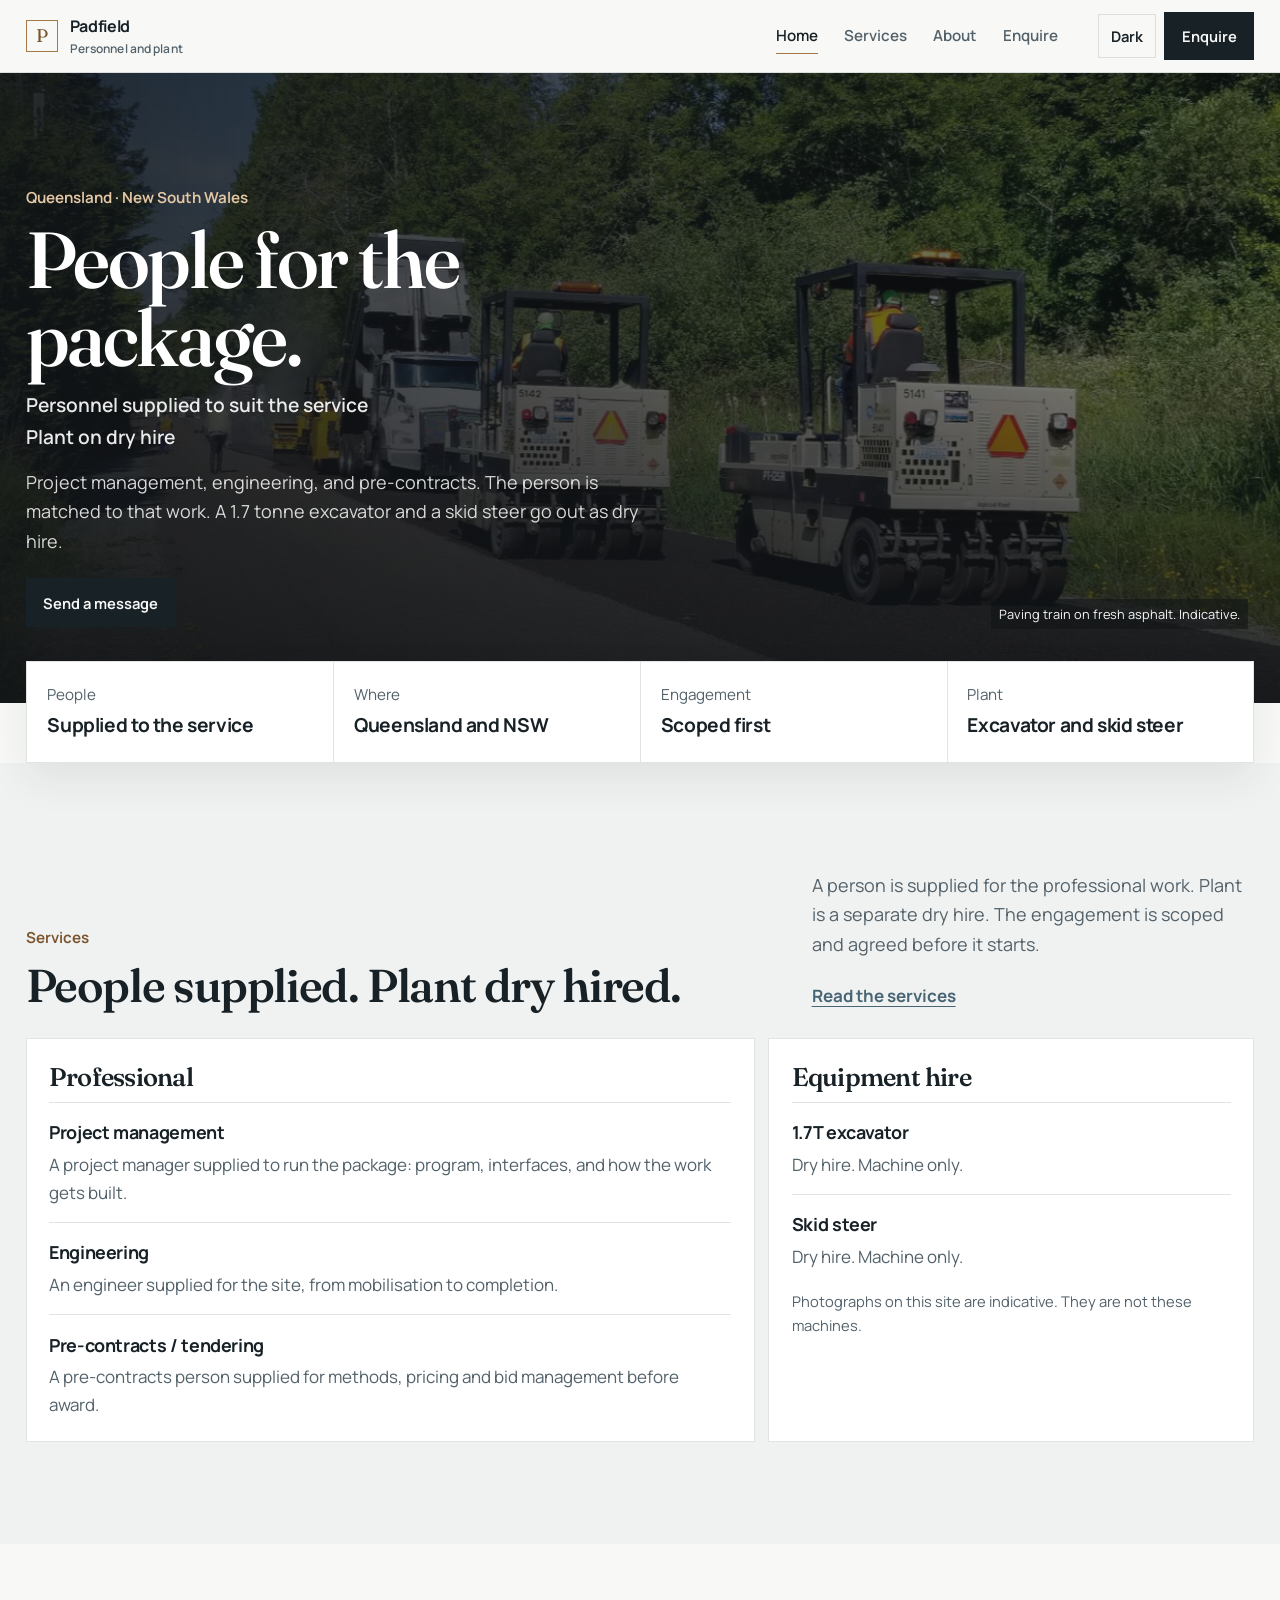
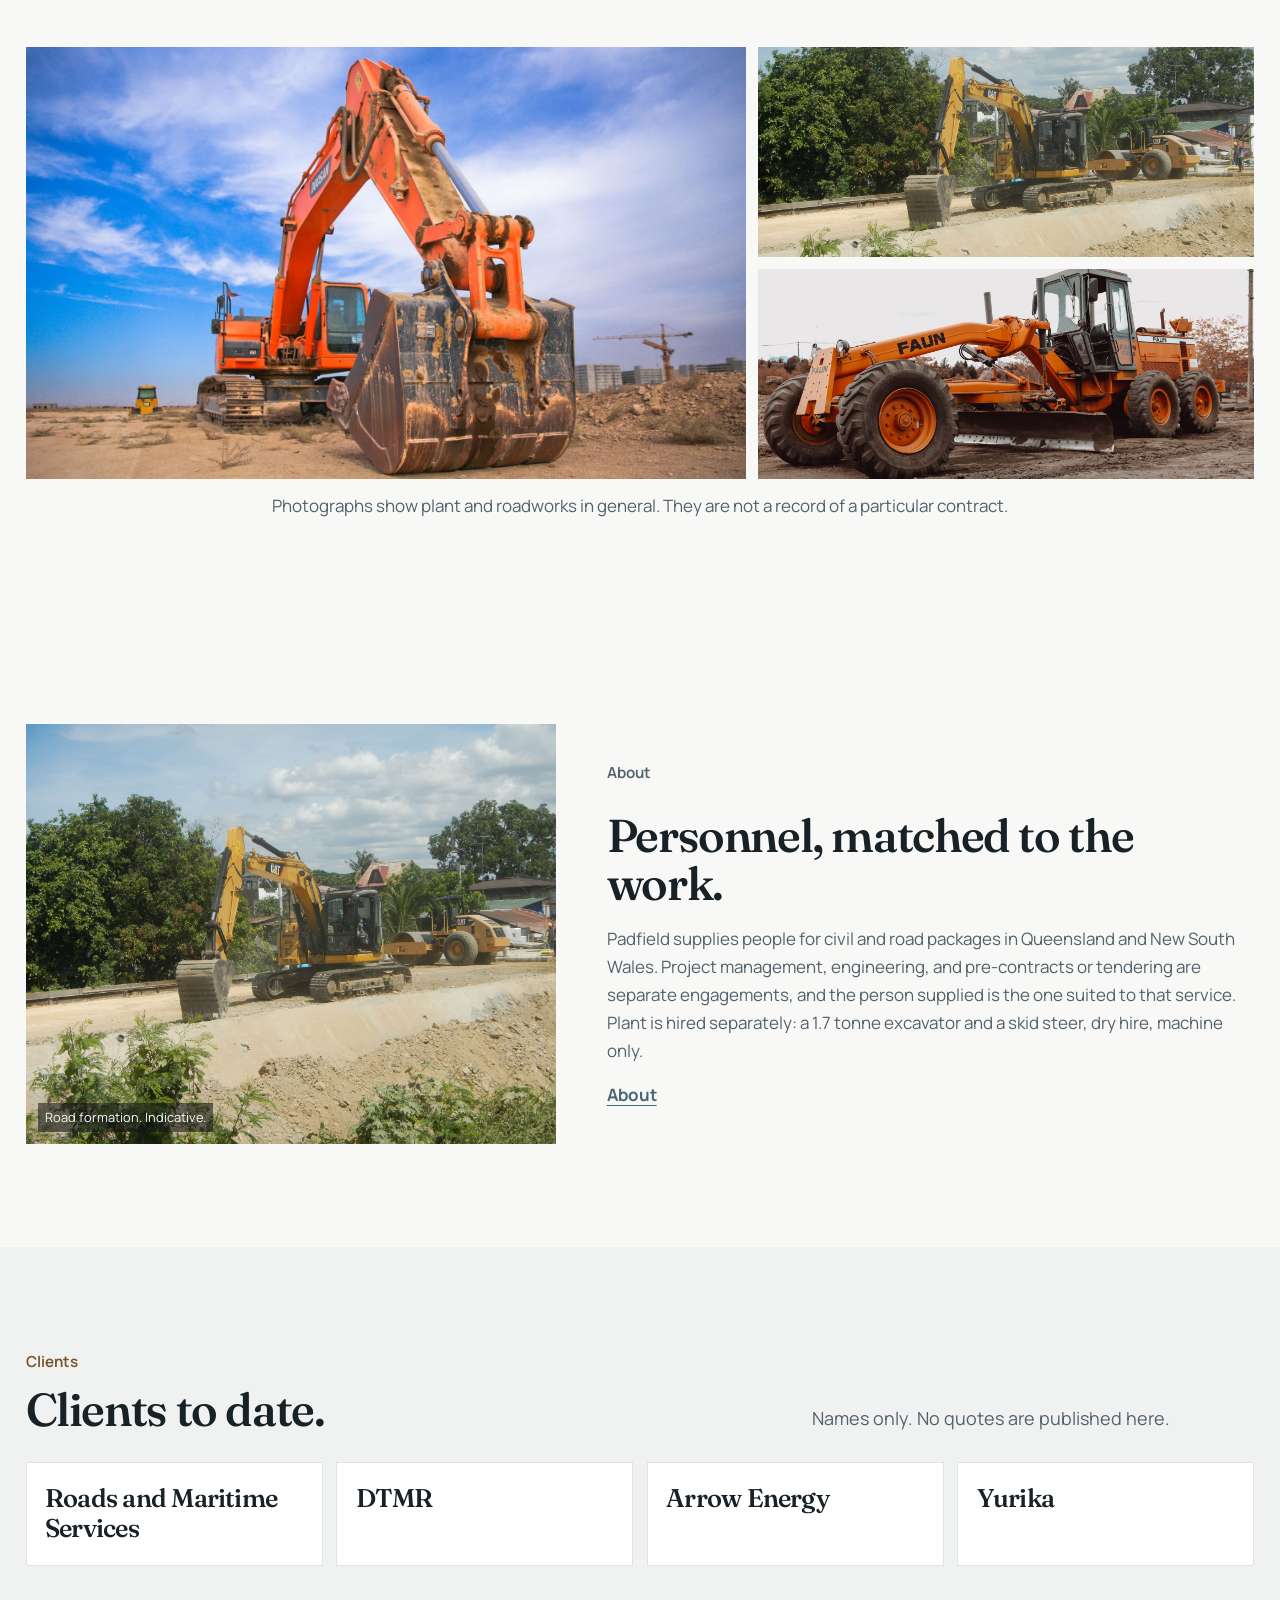
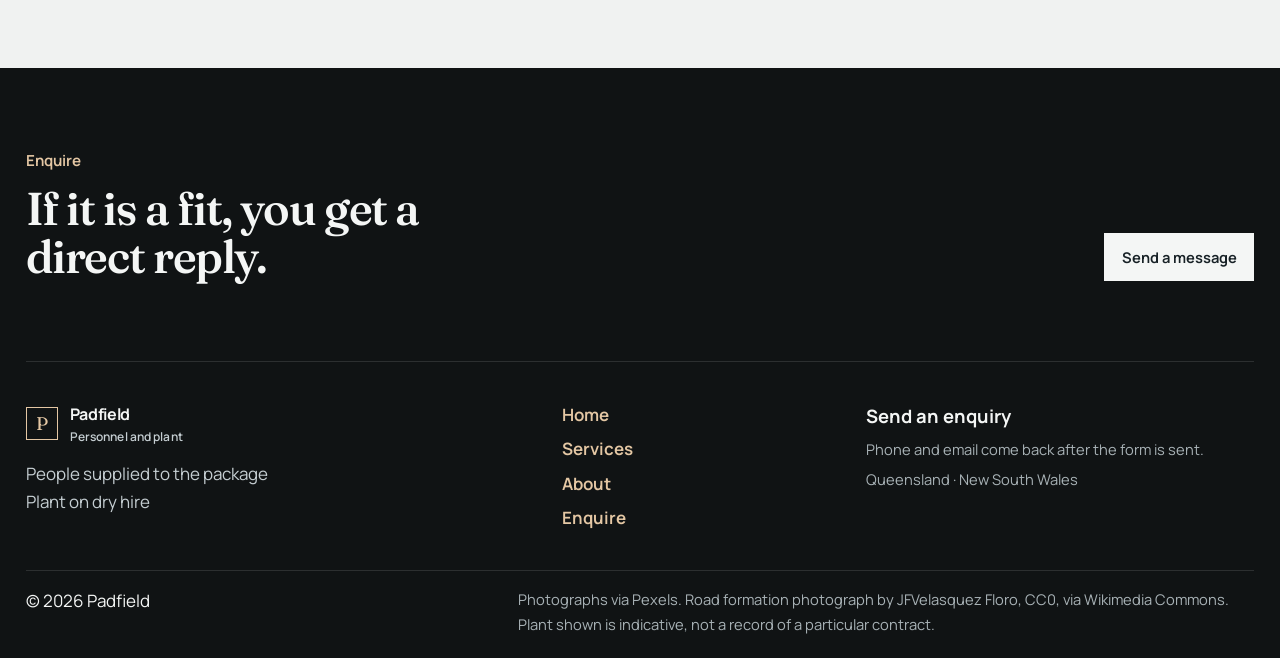
<file: index.html>
<!DOCTYPE html>
<html lang="en">
<head>
  <meta charset="utf-8">
  <meta name="viewport" content="width=device-width, initial-scale=1">
  <title>Padfield · Personnel and plant</title>
  <meta name="description" content="Padfield supplies personnel for project management, engineering, and pre-contracts or tendering, plus dry hire of a 1.7 tonne excavator and a skid steer.">
  <meta name="theme-color" content="#1A1E21">
  <link rel="icon" href="assets/favicon.svg" type="image/svg+xml">
  <link rel="preconnect" href="https://fonts.googleapis.com">
  <link rel="preconnect" href="https://fonts.gstatic.com" crossorigin>
  <link href="https://fonts.googleapis.com/css2?family=Fraunces:opsz,wght@9..144,500..650&family=Manrope:wght@400;500;600;700&display=swap" rel="stylesheet">
  <link rel="stylesheet" href="styles.css">
  <script>
    try {
      var saved = localStorage.getItem("padfield-theme");
      var theme = saved || (matchMedia("(prefers-color-scheme: light)").matches ? "light" : "dark");
      document.documentElement.setAttribute("data-theme", theme);
      document.documentElement.classList.add("js");
      var meta = document.querySelector('meta[name="theme-color"]');
      if (meta) meta.setAttribute("content", theme === "light" ? "#F8F9F7" : "#1A1E21");
    } catch (e) {}
  </script>
</head>
<body>
  <a class="skip" href="#content">Skip to content</a>
  <header class="nav">
    <div class="shell nav-bar">
      <a class="wordmark" href="index.html"><span class="mark" aria-hidden="true">P</span><span><strong>Padfield</strong><small>Personnel and plant</small></span></a>
      <button class="nav-toggle" id="navToggle" type="button" aria-expanded="false" aria-controls="siteNav">Menu</button>
      <nav id="siteNav" aria-label="Pages">
        <a href="index.html" aria-current="page">Home</a>
        <a href="services.html">Services</a>
        <a href="about.html">About</a>
        <a href="enquire.html">Enquire</a>
      </nav>
      <div class="nav-tools">
        <button type="button" class="theme-toggle" id="themeToggle">Light</button>
        <a class="nav-cta" href="enquire.html">Enquire</a>
      </div>
    </div>
  </header>

  <main id="content">
    <section class="hero">
      <div class="hero-media">
        <img src="assets/hero.jpg" alt="" width="2000" height="972">
      </div>
      <div class="hero-shade" aria-hidden="true"></div>
      <p class="photo-note">Paving train on fresh asphalt. Indicative.</p>
      <div class="shell hero-copy">
        <div class="hero-copy-inner">
          <p class="eyebrow">Queensland · New South Wales</p>
          <h1>People for the package.</h1>
          <p class="hero-role">Personnel supplied to suit the service<br>Plant on dry hire</p>
          <p class="lede">Project management, engineering, and pre-contracts. The person is matched to that work. A 1.7 tonne excavator and a skid steer go out as dry hire.</p>
          <div class="hero-actions">
            <a class="btn" href="enquire.html">Send a message</a>
          </div>
        </div>
      </div>
    </section>

    <section class="proof" aria-label="At a glance">
      <div class="shell">
        <ul>
          <li><span>People</span><strong>Supplied to the service</strong></li>
          <li><span>Where</span><strong>Queensland and NSW</strong></li>
          <li><span>Engagement</span><strong>Scoped first</strong></li>
          <li><span>Plant</span><strong>Excavator and skid steer</strong></li>
        </ul>
      </div>
    </section>

    <section class="block band-soft reveal">
      <div class="shell">
        <div class="split-head">
          <div>
            <p class="eyebrow">Services</p>
            <h2>People supplied. Plant dry hired.</h2>
          </div>
          <div>
            <p class="section-copy">A person is supplied for the professional work. Plant is a separate dry hire. The engagement is scoped and agreed before it starts.</p>
            <p class="more"><a class="link" href="services.html">Read the services</a></p>
          </div>
        </div>
        <div class="offer-grid">
          <article class="offer" id="professional">
            <h3>Professional</h3>
            <ul>
              <li><strong>Project management</strong><span>A project manager supplied to run the package: program, interfaces, and how the work gets built.</span></li>
              <li><strong>Engineering</strong><span>An engineer supplied for the site, from mobilisation to completion.</span></li>
              <li><strong>Pre-contracts / tendering</strong><span>A pre-contracts person supplied for methods, pricing and bid management before award.</span></li>
            </ul>
          </article>
          <article class="offer" id="hire">
            <h3>Equipment hire</h3>
            <ul>
              <li><strong>1.7T excavator</strong><span>Dry hire. Machine only.</span></li>
              <li><strong>Skid steer</strong><span>Dry hire. Machine only.</span></li>
            </ul>
            <p class="offer-note">Photographs on this site are indicative. They are not these machines.</p>
          </article>
        </div>
      </div>
    </section>

    <section class="block reveal" aria-label="Indicative plant">
      <div class="shell gallery-grid">
        <figure class="gallery-main">
          <img src="assets/excavator.jpg" alt="Excavator on an earthworks site" width="1800" height="1130" loading="lazy">
          <figcaption>Excavator. Indicative.</figcaption>
        </figure>
        <figure>
          <img src="assets/formation.jpg" alt="Excavator and roller on a road formation" width="1800" height="1350" loading="lazy">
          <figcaption>Formation. Indicative.</figcaption>
        </figure>
        <figure>
          <img src="assets/grader.jpg" alt="Motor grader trimming a formation" width="1800" height="1200" loading="lazy">
          <figcaption>Grader. Indicative.</figcaption>
        </figure>
      </div>
      <p class="shell gallery-note">Photographs show plant and roadworks in general. They are not a record of a particular contract.</p>
    </section>

    <section class="block reveal" id="about">
      <div class="shell practice-split">
        <figure class="frame">
          <img src="assets/formation.jpg" alt="Excavator and roller on a road formation" width="1800" height="1350" loading="lazy">
          <figcaption>Road formation. Indicative.</figcaption>
        </figure>
        <div class="practice-copy">
          <p class="eyebrow">About</p>
          <h2>Personnel, matched to the work.</h2>
          <p>Padfield supplies people for civil and road packages in Queensland and New South Wales. Project management, engineering, and pre-contracts or tendering are separate engagements, and the person supplied is the one suited to that service. Plant is hired separately: a 1.7 tonne excavator and a skid steer, dry hire, machine only.</p>
          <p><a class="link" href="about.html">About</a></p>
        </div>
      </div>
    </section>

    <section class="block band-soft reveal" id="clients">
      <div class="shell">
        <div class="split-head">
          <div>
            <p class="eyebrow">Clients</p>
            <h2>Clients to date.</h2>
          </div>
          <p class="section-copy">Names only. No quotes are published here.</p>
        </div>
        <ul class="clients">
          <li>Roads and Maritime Services</li>
          <li>DTMR</li>
          <li>Arrow Energy</li>
          <li>Yurika</li>
        </ul>
      </div>
    </section>
  </main>

  <footer class="foot">
    <div class="shell foot-cta">
      <div>
        <p class="eyebrow">Enquire</p>
        <h2>If it is a fit, you get a direct reply.</h2>
      </div>
      <div class="foot-cta-actions">
        <a class="btn" href="enquire.html">Send a message</a>
      </div>
    </div>
    <div class="shell foot-grid">
      <div>
        <a class="wordmark" href="index.html"><span class="mark" aria-hidden="true">P</span><span><strong>Padfield</strong><small>Personnel and plant</small></span></a>
        <p class="foot-role">People supplied to the package<br>Plant on dry hire</p>
      </div>
      <nav aria-label="Footer">
        <a href="index.html">Home</a>
        <a href="services.html">Services</a>
        <a href="about.html">About</a>
        <a href="enquire.html">Enquire</a>
      </nav>
      <div class="foot-contact">
        <a href="enquire.html">Send an enquiry</a>
        <p class="fine">Phone and email come back after the form is sent.</p>
        <p class="fine">Queensland · New South Wales</p>
      </div>
    </div>
    <div class="shell foot-base">
      <p>© 2026 Padfield</p>
      <p class="fine">Photographs via Pexels. Road formation photograph by JFVelasquez Floro, CC0, via Wikimedia Commons. Plant shown is indicative, not a record of a particular contract.</p>
    </div>
  </footer>
  <script src="main.js"></script>
</body>
</html>
</file>
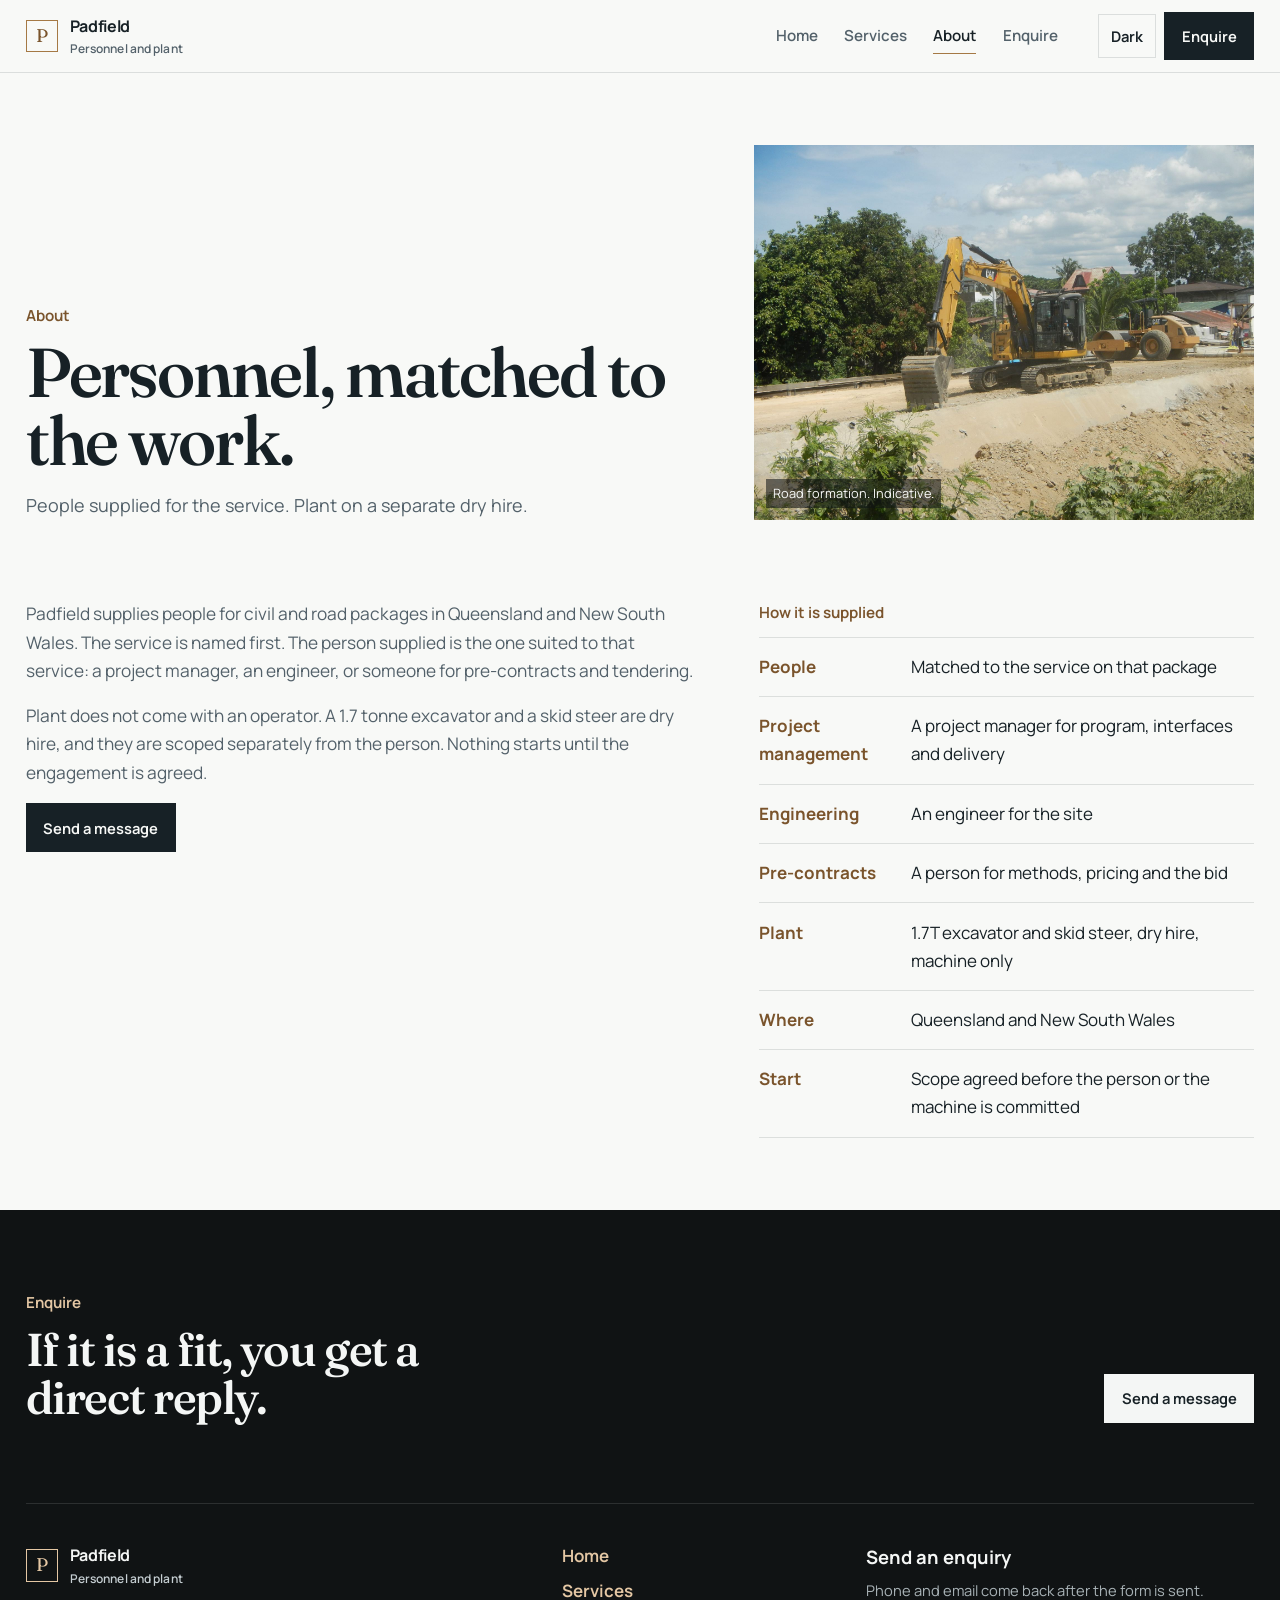
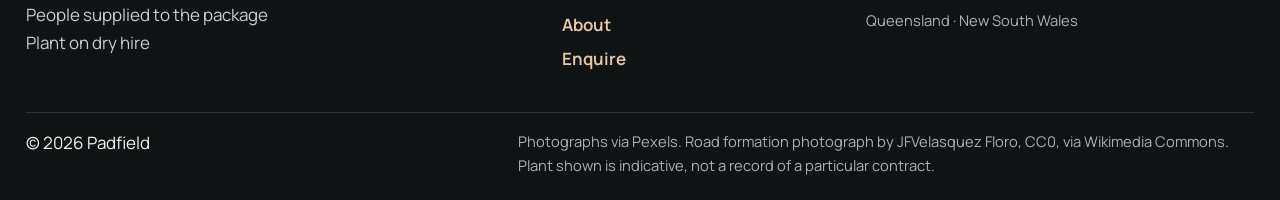
<file: about.html>
<!DOCTYPE html>
<html lang="en">
<head>
  <meta charset="utf-8">
  <meta name="viewport" content="width=device-width, initial-scale=1">
  <title>About · Padfield</title>
  <meta name="description" content="Padfield supplies personnel for project management, engineering, and pre-contracts or tendering on civil and road packages in Queensland and New South Wales. Plant is dry hired separately.">
  <meta name="theme-color" content="#1A1E21">
  <link rel="icon" href="assets/favicon.svg" type="image/svg+xml">
  <link rel="preconnect" href="https://fonts.googleapis.com">
  <link rel="preconnect" href="https://fonts.gstatic.com" crossorigin>
  <link href="https://fonts.googleapis.com/css2?family=Fraunces:opsz,wght@9..144,500..650&family=Manrope:wght@400;500;600;700&display=swap" rel="stylesheet">
  <link rel="stylesheet" href="styles.css">
  <script>
    try {
      var saved = localStorage.getItem("padfield-theme");
      var theme = saved || (matchMedia("(prefers-color-scheme: light)").matches ? "light" : "dark");
      document.documentElement.setAttribute("data-theme", theme);
      document.documentElement.classList.add("js");
      var meta = document.querySelector('meta[name="theme-color"]');
      if (meta) meta.setAttribute("content", theme === "light" ? "#F8F9F7" : "#1A1E21");
    } catch (e) {}
  </script>
</head>
<body>
  <a class="skip" href="#content">Skip to content</a>
  <header class="nav">
    <div class="shell nav-bar">
      <a class="wordmark" href="index.html"><span class="mark" aria-hidden="true">P</span><span><strong>Padfield</strong><small>Personnel and plant</small></span></a>
      <button class="nav-toggle" id="navToggle" type="button" aria-expanded="false" aria-controls="siteNav">Menu</button>
      <nav id="siteNav" aria-label="Pages">
        <a href="index.html">Home</a>
        <a href="services.html">Services</a>
        <a href="about.html" aria-current="page">About</a>
        <a href="enquire.html">Enquire</a>
      </nav>
      <div class="nav-tools">
        <button type="button" class="theme-toggle" id="themeToggle">Light</button>
        <a class="nav-cta" href="enquire.html">Enquire</a>
      </div>
    </div>
  </header>

  <main id="content">
    <header class="page-hero">
      <div class="shell page-hero-grid">
        <div>
          <p class="eyebrow">About</p>
          <h1>Personnel, matched to the work.</h1>
          <p class="lede">People supplied for the service. Plant on a separate dry hire.</p>
        </div>
        <figure class="frame">
          <img src="assets/formation.jpg" alt="Excavator and roller on a road formation" width="1800" height="1350">
          <figcaption>Road formation. Indicative.</figcaption>
        </figure>
      </div>
    </header>

    <div class="shell practice-layout reveal">
      <div class="prose">
        <p>Padfield supplies people for civil and road packages in Queensland and New South Wales. The service is named first. The person supplied is the one suited to that service: a project manager, an engineer, or someone for pre-contracts and tendering.</p>
        <p>Plant does not come with an operator. A 1.7 tonne excavator and a skid steer are dry hire, and they are scoped separately from the person. Nothing starts until the engagement is agreed.</p>
        <p><a class="btn" href="enquire.html">Send a message</a></p>
      </div>
      <div>
        <p class="eyebrow">How it is supplied</p>
        <ul class="cred-list">
          <li><span>People</span>Matched to the service on that package</li>
          <li><span>Project management</span>A project manager for program, interfaces and delivery</li>
          <li><span>Engineering</span>An engineer for the site</li>
          <li><span>Pre-contracts</span>A person for methods, pricing and the bid</li>
          <li><span>Plant</span>1.7T excavator and skid steer, dry hire, machine only</li>
          <li><span>Where</span>Queensland and New South Wales</li>
          <li><span>Start</span>Scope agreed before the person or the machine is committed</li>
        </ul>
      </div>
    </div>
  </main>

  <footer class="foot">
    <div class="shell foot-cta">
      <div>
        <p class="eyebrow">Enquire</p>
        <h2>If it is a fit, you get a direct reply.</h2>
      </div>
      <div class="foot-cta-actions">
        <a class="btn" href="enquire.html">Send a message</a>
      </div>
    </div>
    <div class="shell foot-grid">
      <div>
        <a class="wordmark" href="index.html"><span class="mark" aria-hidden="true">P</span><span><strong>Padfield</strong><small>Personnel and plant</small></span></a>
        <p class="foot-role">People supplied to the package<br>Plant on dry hire</p>
      </div>
      <nav aria-label="Footer">
        <a href="index.html">Home</a>
        <a href="services.html">Services</a>
        <a href="about.html">About</a>
        <a href="enquire.html">Enquire</a>
      </nav>
      <div class="foot-contact">
        <a href="enquire.html">Send an enquiry</a>
        <p class="fine">Phone and email come back after the form is sent.</p>
        <p class="fine">Queensland · New South Wales</p>
      </div>
    </div>
    <div class="shell foot-base">
      <p>© 2026 Padfield</p>
      <p class="fine">Photographs via Pexels. Road formation photograph by JFVelasquez Floro, CC0, via Wikimedia Commons. Plant shown is indicative, not a record of a particular contract.</p>
    </div>
  </footer>
  <script src="main.js"></script>
</body>
</html>
</file>
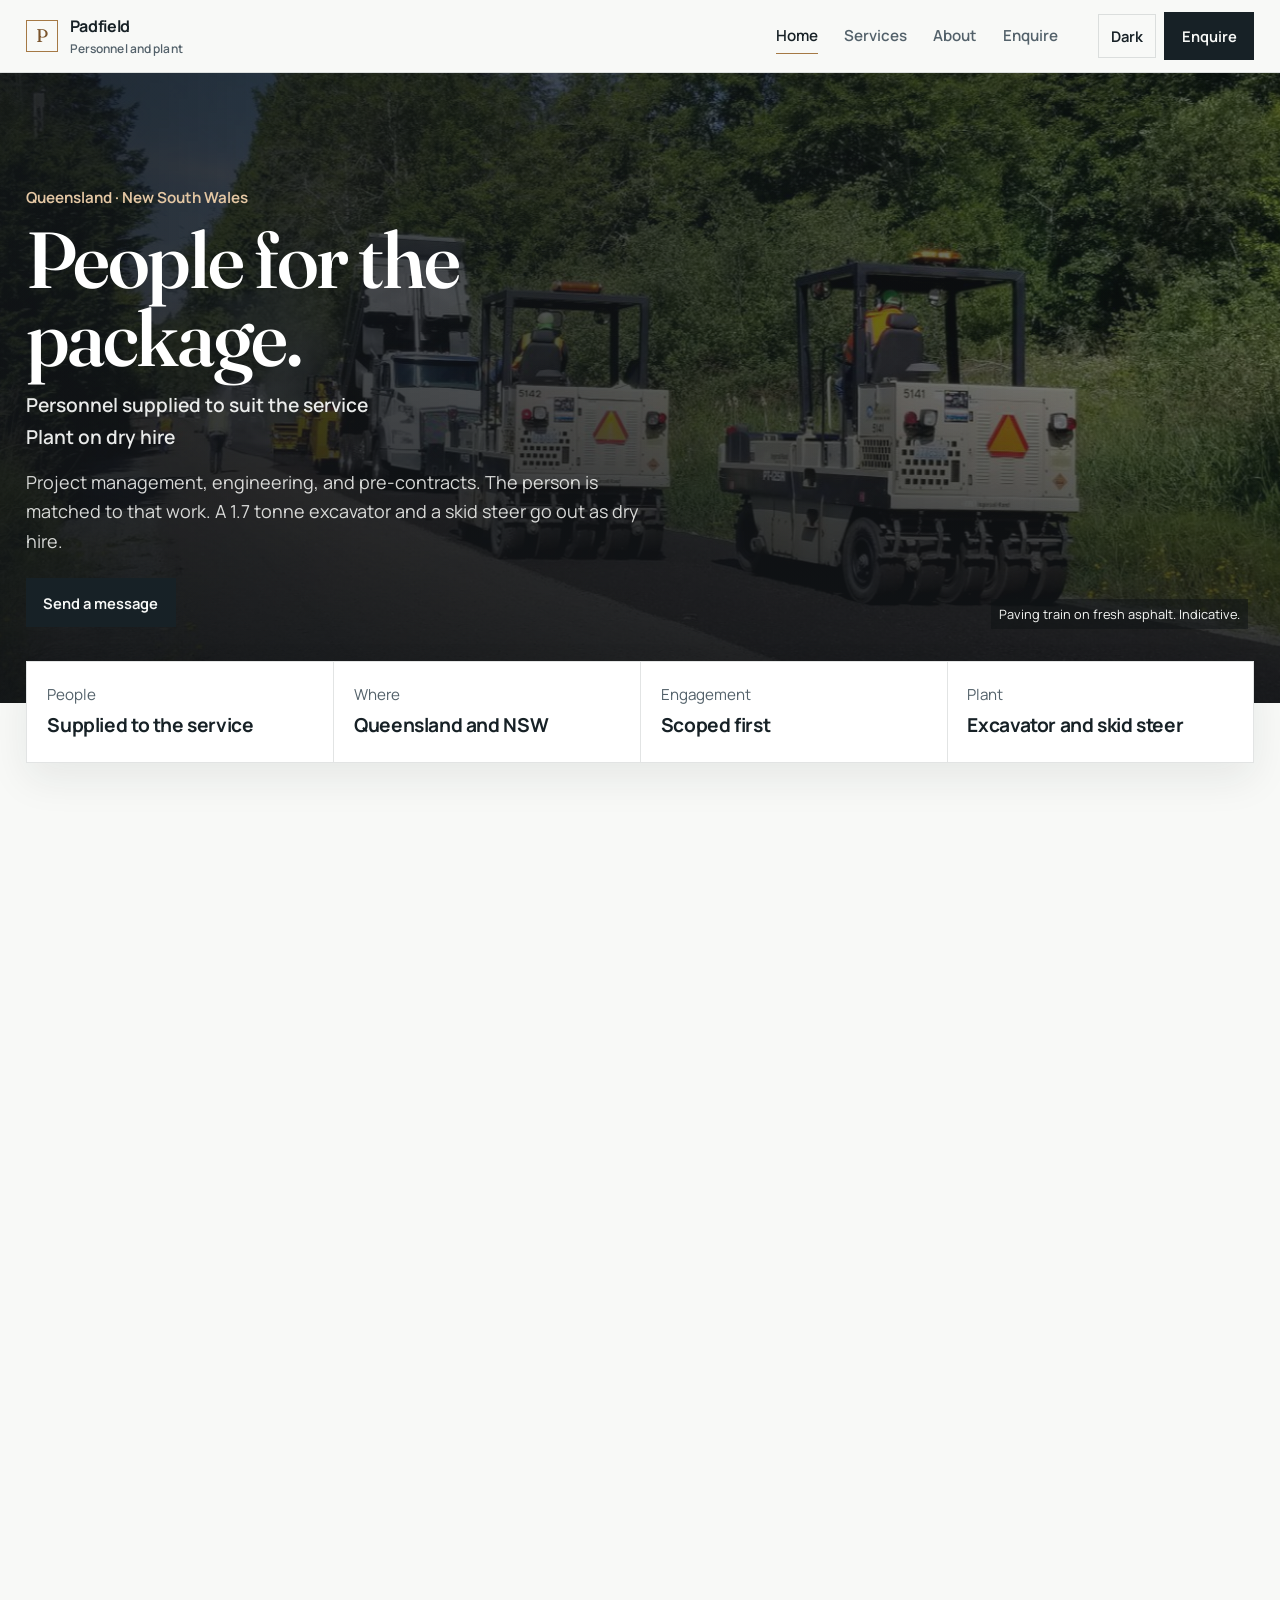
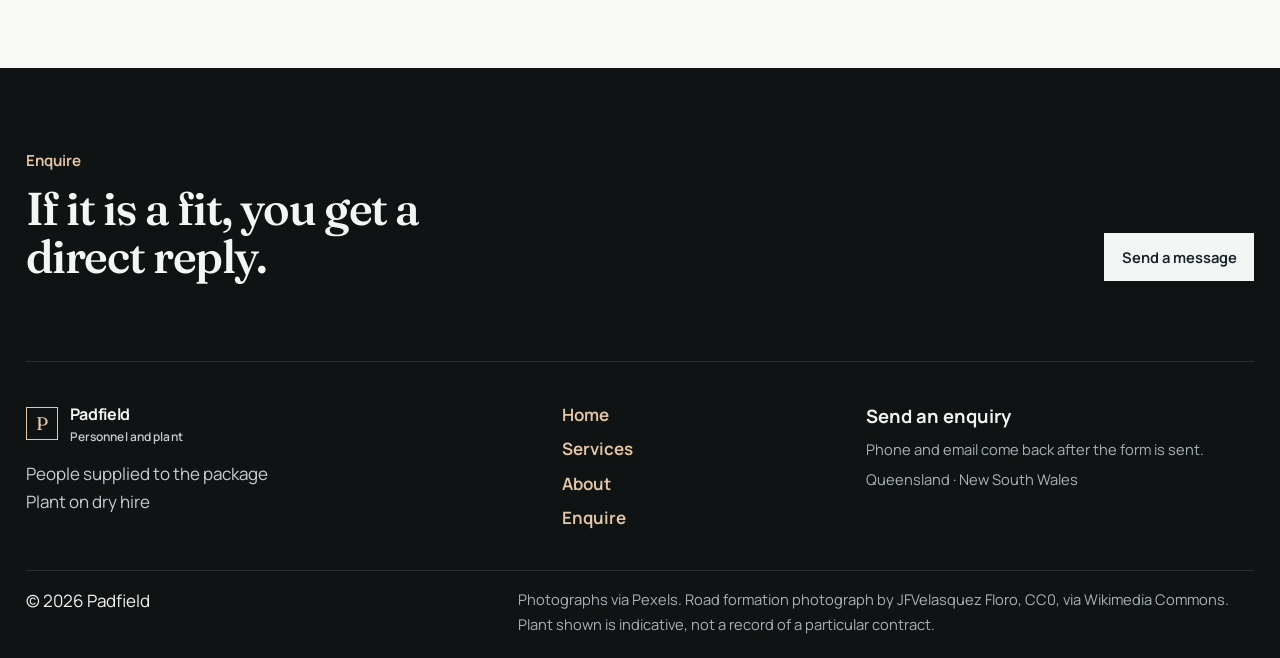
<file: delivery.html>
<!DOCTYPE html>
<html lang="en">
<head>
  <meta charset="utf-8">
  <meta http-equiv="refresh" content="0; url=index.html">
  <link rel="canonical" href="index.html">
  <title>Padfield</title>
</head>
<body>
  <p><a href="index.html">Home</a></p>
</body>
</html>
</file>
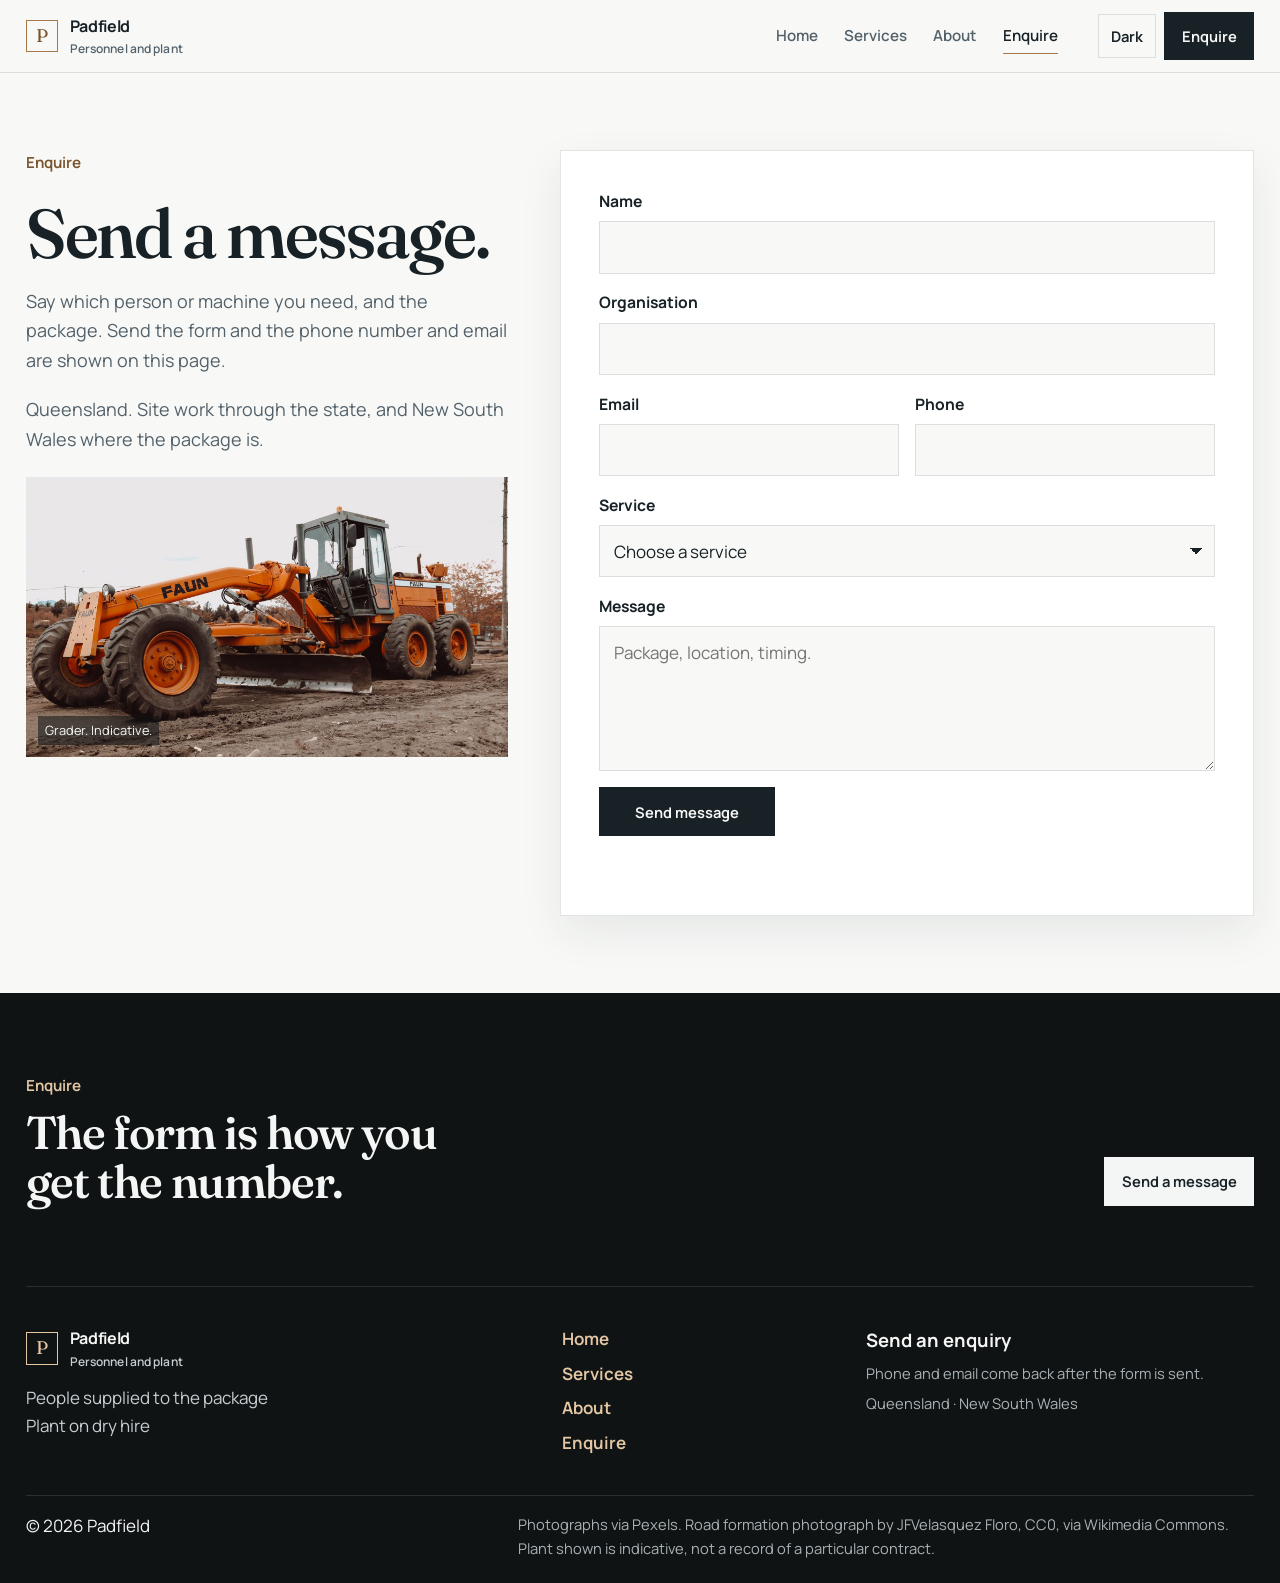
<file: enquire.html>
<!DOCTYPE html>
<html lang="en">
<head>
  <meta charset="utf-8">
  <meta name="viewport" content="width=device-width, initial-scale=1">
  <title>Enquire · Padfield</title>
  <meta name="description" content="Ask Padfield for personnel or dry hire. Phone and email are shown after the form is sent.">
  <meta name="theme-color" content="#1A1E21">
  <link rel="icon" href="assets/favicon.svg" type="image/svg+xml">
  <link rel="preconnect" href="https://fonts.googleapis.com">
  <link rel="preconnect" href="https://fonts.gstatic.com" crossorigin>
  <link href="https://fonts.googleapis.com/css2?family=Fraunces:opsz,wght@9..144,500..650&family=Manrope:wght@400;500;600;700&display=swap" rel="stylesheet">
  <link rel="stylesheet" href="styles.css">
  <script>
    try {
      var saved = localStorage.getItem("padfield-theme");
      var theme = saved || (matchMedia("(prefers-color-scheme: light)").matches ? "light" : "dark");
      document.documentElement.setAttribute("data-theme", theme);
      document.documentElement.classList.add("js");
      var meta = document.querySelector('meta[name="theme-color"]');
      if (meta) meta.setAttribute("content", theme === "light" ? "#F8F9F7" : "#1A1E21");
    } catch (e) {}
  </script>
</head>
<body>
  <a class="skip" href="#content">Skip to content</a>
  <header class="nav">
    <div class="shell nav-bar">
      <a class="wordmark" href="index.html"><span class="mark" aria-hidden="true">P</span><span><strong>Padfield</strong><small>Personnel and plant</small></span></a>
      <button class="nav-toggle" id="navToggle" type="button" aria-expanded="false" aria-controls="siteNav">Menu</button>
      <nav id="siteNav" aria-label="Pages">
        <a href="index.html">Home</a>
        <a href="services.html">Services</a>
        <a href="about.html">About</a>
        <a href="enquire.html" aria-current="page">Enquire</a>
      </nav>
      <div class="nav-tools">
        <button type="button" class="theme-toggle" id="themeToggle">Light</button>
        <a class="nav-cta" href="enquire.html" aria-current="page">Enquire</a>
      </div>
    </div>
  </header>

  <main id="content">
    <div class="shell enquire-layout">
      <div class="enquire-intro">
        <p class="eyebrow">Enquire</p>
        <h1>Send a message.</h1>
        <p class="lede">Say which person or machine you need, and the package. Send the form and the phone number and email are shown on this page.</p>
        <p class="lede">Queensland. Site work through the state, and New South Wales where the package is.</p>
        <figure class="frame">
          <img src="assets/grader.jpg" alt="Motor grader trimming a formation" width="1800" height="1200">
          <figcaption>Grader. Indicative.</figcaption>
        </figure>
      </div>
      <div class="form-card">
        <form id="enquiry" novalidate>
          <label class="hp">Company website <input type="text" name="website" tabindex="-1" autocomplete="off"></label>
          <label class="field">Name
            <input name="name" type="text" autocomplete="name" required>
          </label>
          <label class="field">Organisation
            <input name="organisation" type="text" autocomplete="organization">
          </label>
          <div class="split">
            <label class="field">Email
              <input name="email" type="email" autocomplete="email" required>
            </label>
            <label class="field">Phone
              <input name="phone" type="tel" autocomplete="tel">
            </label>
          </div>
          <label class="field">Service
            <select name="service" required>
              <option value="">Choose a service</option>
              <option>Project management</option>
              <option>Engineering</option>
              <option>Pre-contracts / tendering</option>
              <option>1.7T excavator dry hire</option>
              <option>Skid steer dry hire</option>
              <option>Not sure yet</option>
            </select>
          </label>
          <label class="field">Message
            <textarea name="message" rows="5" required placeholder="Package, location, timing."></textarea>
          </label>
          <button class="btn" type="submit">Send message</button>
          <p class="form-status" id="formStatus" role="status"></p>
          <div id="contactReveal" class="contact-reveal" hidden>
            <p>Phone and email</p>
            <a class="contact-line" id="revealPhone"></a>
            <a class="contact-line" id="revealEmail"></a>
          </div>
        </form>
      </div>
    </div>
  </main>

  <footer class="foot">
    <div class="shell foot-cta">
      <div>
        <p class="eyebrow">Enquire</p>
        <h2>The form is how you get the number.</h2>
      </div>
      <div class="foot-cta-actions">
        <a class="btn" href="#enquiry">Send a message</a>
      </div>
    </div>
    <div class="shell foot-grid">
      <div>
        <a class="wordmark" href="index.html"><span class="mark" aria-hidden="true">P</span><span><strong>Padfield</strong><small>Personnel and plant</small></span></a>
        <p class="foot-role">People supplied to the package<br>Plant on dry hire</p>
      </div>
      <nav aria-label="Footer">
        <a href="index.html">Home</a>
        <a href="services.html">Services</a>
        <a href="about.html">About</a>
        <a href="enquire.html">Enquire</a>
      </nav>
      <div class="foot-contact">
        <a href="#enquiry">Send an enquiry</a>
        <p class="fine">Phone and email come back after the form is sent.</p>
        <p class="fine">Queensland · New South Wales</p>
      </div>
    </div>
    <div class="shell foot-base">
      <p>© 2026 Padfield</p>
      <p class="fine">Photographs via Pexels. Road formation photograph by JFVelasquez Floro, CC0, via Wikimedia Commons. Plant shown is indicative, not a record of a particular contract.</p>
    </div>
  </footer>
  <script src="main.js"></script>
</body>
</html>
</file>
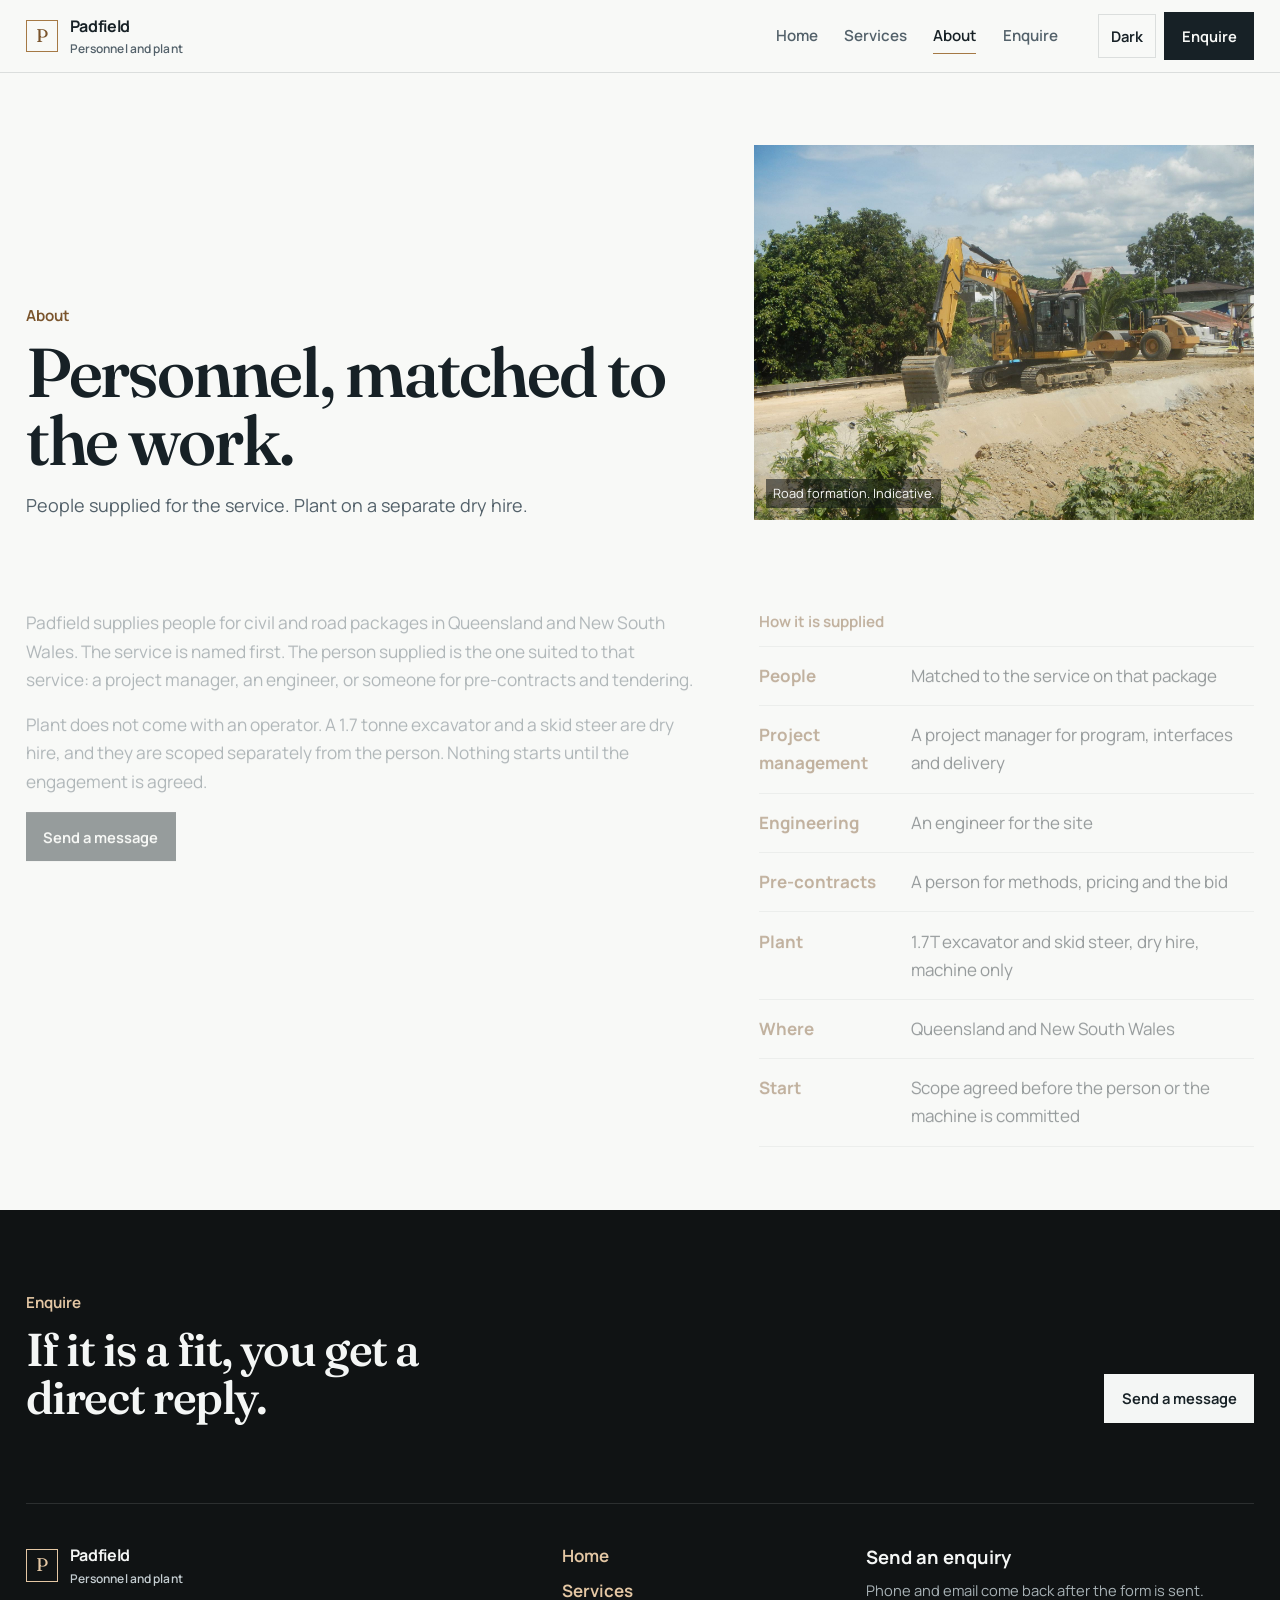
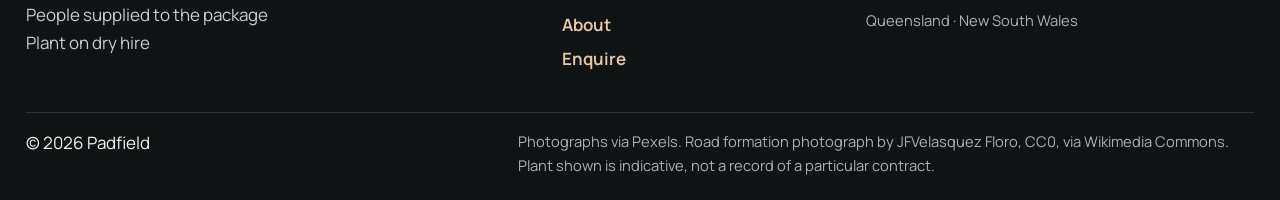
<file: practice.html>
<!DOCTYPE html>
<html lang="en">
<head>
  <meta charset="utf-8">
  <meta http-equiv="refresh" content="0; url=about.html">
  <link rel="canonical" href="about.html">
  <title>About · Padfield</title>
</head>
<body>
  <p><a href="about.html">About</a></p>
</body>
</html>
</file>
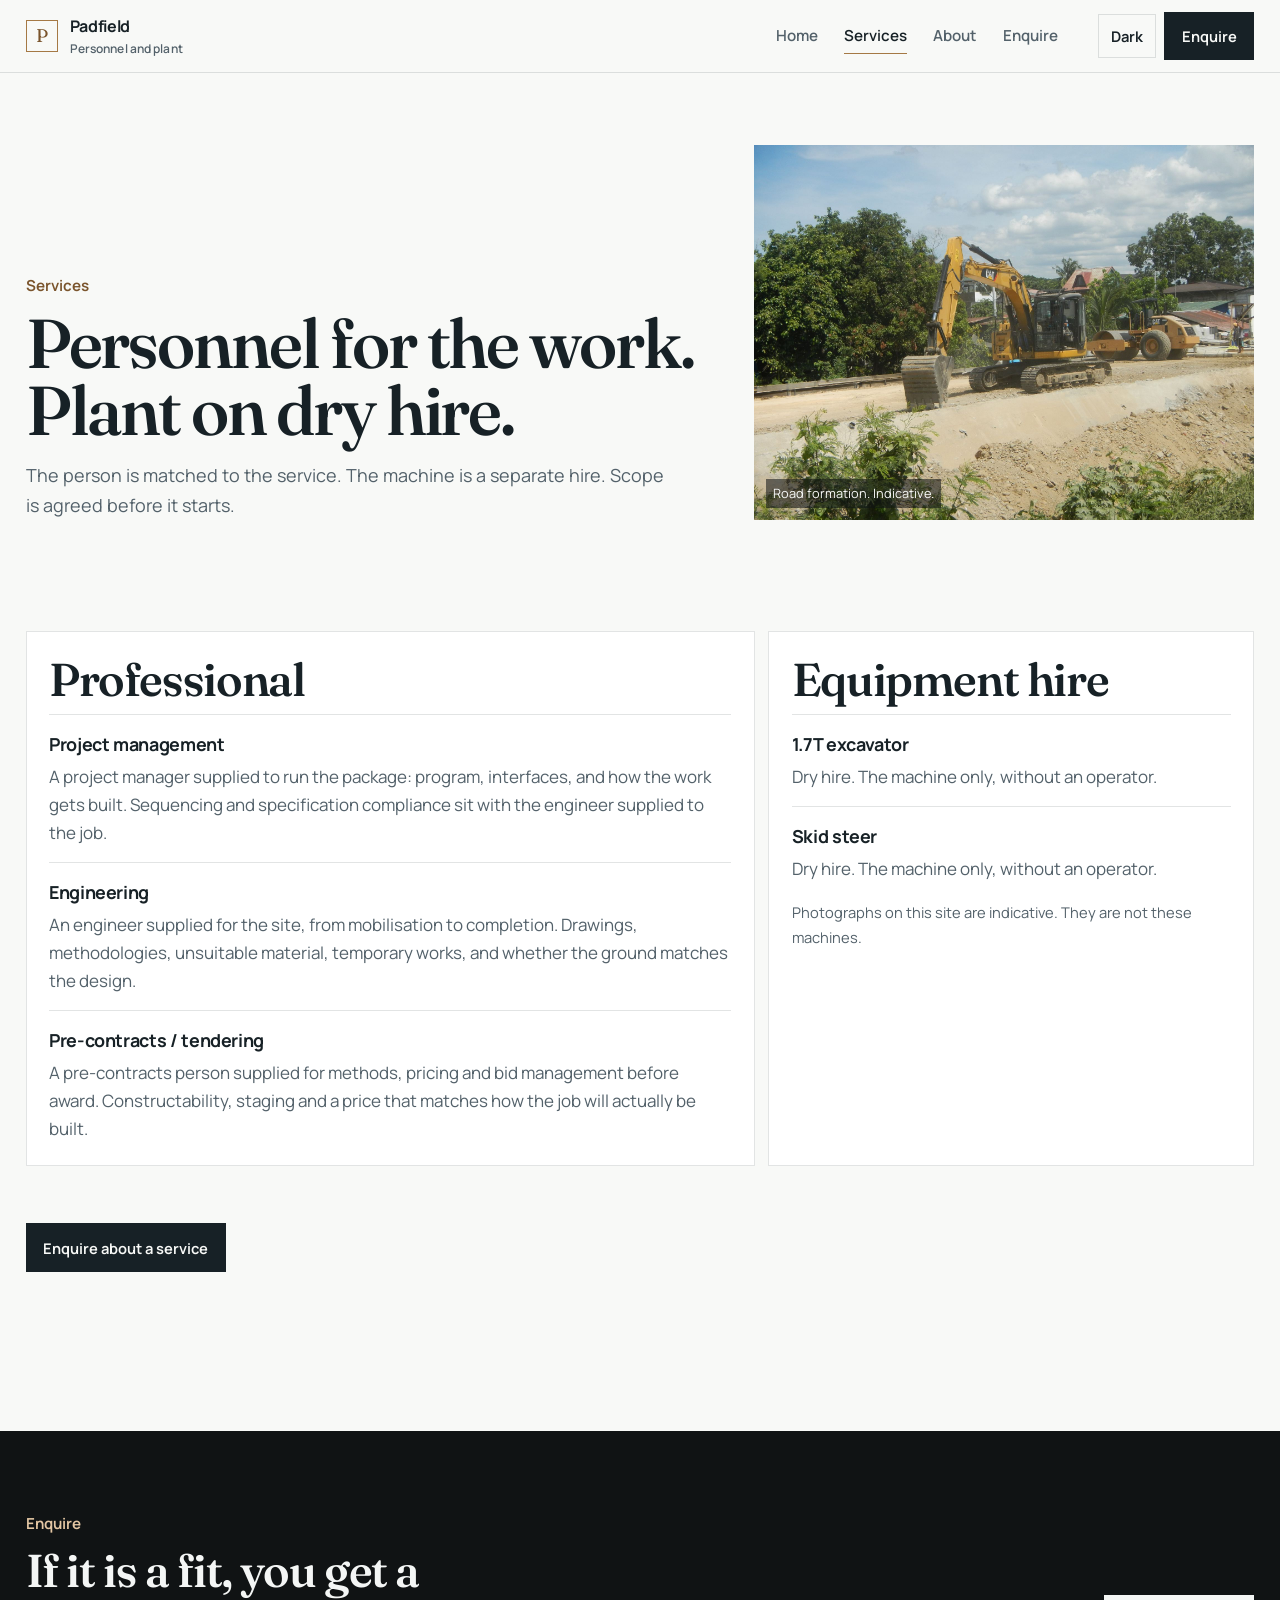
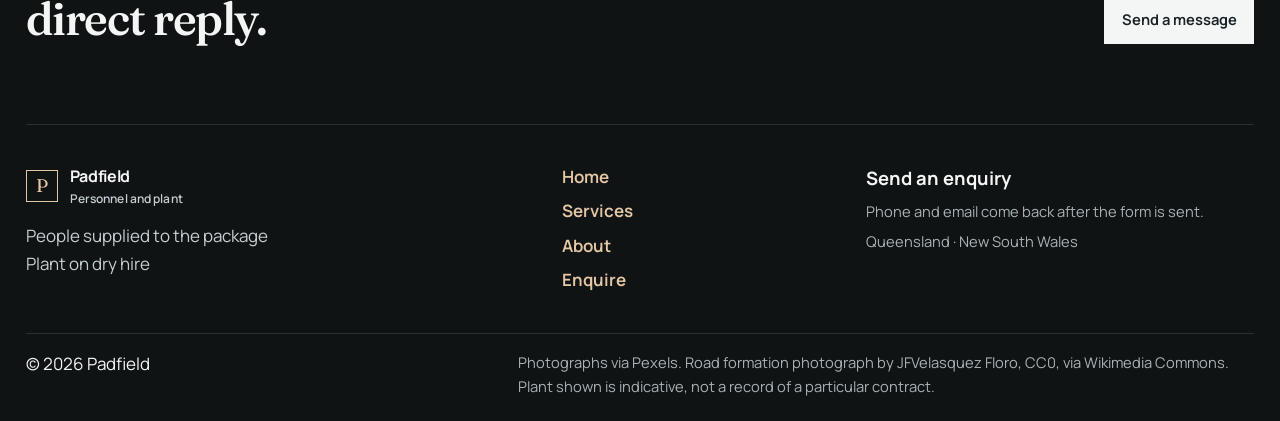
<file: services.html>
<!DOCTYPE html>
<html lang="en">
<head>
  <meta charset="utf-8">
  <meta name="viewport" content="width=device-width, initial-scale=1">
  <title>Services · Padfield</title>
  <meta name="description" content="Personnel supplied for project management, engineering, and pre-contracts or tendering. Dry hire of a 1.7 tonne excavator and a skid steer.">
  <meta name="theme-color" content="#1A1E21">
  <link rel="icon" href="assets/favicon.svg" type="image/svg+xml">
  <link rel="preconnect" href="https://fonts.googleapis.com">
  <link rel="preconnect" href="https://fonts.gstatic.com" crossorigin>
  <link href="https://fonts.googleapis.com/css2?family=Fraunces:opsz,wght@9..144,500..650&family=Manrope:wght@400;500;600;700&display=swap" rel="stylesheet">
  <link rel="stylesheet" href="styles.css">
  <script>
    try {
      var saved = localStorage.getItem("padfield-theme");
      var theme = saved || (matchMedia("(prefers-color-scheme: light)").matches ? "light" : "dark");
      document.documentElement.setAttribute("data-theme", theme);
      document.documentElement.classList.add("js");
      var meta = document.querySelector('meta[name="theme-color"]');
      if (meta) meta.setAttribute("content", theme === "light" ? "#F8F9F7" : "#1A1E21");
    } catch (e) {}
  </script>
</head>
<body>
  <a class="skip" href="#content">Skip to content</a>
  <header class="nav">
    <div class="shell nav-bar">
      <a class="wordmark" href="index.html"><span class="mark" aria-hidden="true">P</span><span><strong>Padfield</strong><small>Personnel and plant</small></span></a>
      <button class="nav-toggle" id="navToggle" type="button" aria-expanded="false" aria-controls="siteNav">Menu</button>
      <nav id="siteNav" aria-label="Pages">
        <a href="index.html">Home</a>
        <a href="services.html" aria-current="page">Services</a>
        <a href="about.html">About</a>
        <a href="enquire.html">Enquire</a>
      </nav>
      <div class="nav-tools">
        <button type="button" class="theme-toggle" id="themeToggle">Light</button>
        <a class="nav-cta" href="enquire.html">Enquire</a>
      </div>
    </div>
  </header>

  <main id="content">
    <header class="page-hero">
      <div class="shell page-hero-grid">
        <div>
          <p class="eyebrow">Services</p>
          <h1>Personnel for the work. Plant on dry hire.</h1>
          <p class="lede">The person is matched to the service. The machine is a separate hire. Scope is agreed before it starts.</p>
        </div>
        <figure class="frame">
          <img src="assets/formation.jpg" alt="Excavator and roller on a road formation" width="1800" height="1350">
          <figcaption>Road formation. Indicative.</figcaption>
        </figure>
      </div>
    </header>

    <div class="shell block">
      <div class="offer-grid reveal">
        <article class="offer" id="professional">
          <h2>Professional</h2>
          <ul>
            <li id="management">
              <strong>Project management</strong>
              <span>A project manager supplied to run the package: program, interfaces, and how the work gets built. Sequencing and specification compliance sit with the engineer supplied to the job.</span>
            </li>
            <li id="engineering">
              <strong>Engineering</strong>
              <span>An engineer supplied for the site, from mobilisation to completion. Drawings, methodologies, unsuitable material, temporary works, and whether the ground matches the design.</span>
            </li>
            <li id="tendering">
              <strong>Pre-contracts / tendering</strong>
              <span>A pre-contracts person supplied for methods, pricing and bid management before award. Constructability, staging and a price that matches how the job will actually be built.</span>
            </li>
          </ul>
        </article>
        <article class="offer" id="hire">
          <h2>Equipment hire</h2>
          <ul>
            <li id="excavator">
              <strong>1.7T excavator</strong>
              <span>Dry hire. The machine only, without an operator.</span>
            </li>
            <li id="skidsteer">
              <strong>Skid steer</strong>
              <span>Dry hire. The machine only, without an operator.</span>
            </li>
          </ul>
          <p class="offer-note">Photographs on this site are indicative. They are not these machines.</p>
        </article>
      </div>
      <p class="more page-end"><a class="btn" href="enquire.html">Enquire about a service</a></p>
    </div>
  </main>

  <footer class="foot">
    <div class="shell foot-cta">
      <div>
        <p class="eyebrow">Enquire</p>
        <h2>If it is a fit, you get a direct reply.</h2>
      </div>
      <div class="foot-cta-actions">
        <a class="btn" href="enquire.html">Send a message</a>
      </div>
    </div>
    <div class="shell foot-grid">
      <div>
        <a class="wordmark" href="index.html"><span class="mark" aria-hidden="true">P</span><span><strong>Padfield</strong><small>Personnel and plant</small></span></a>
        <p class="foot-role">People supplied to the package<br>Plant on dry hire</p>
      </div>
      <nav aria-label="Footer">
        <a href="index.html">Home</a>
        <a href="services.html">Services</a>
        <a href="about.html">About</a>
        <a href="enquire.html">Enquire</a>
      </nav>
      <div class="foot-contact">
        <a href="enquire.html">Send an enquiry</a>
        <p class="fine">Phone and email come back after the form is sent.</p>
        <p class="fine">Queensland · New South Wales</p>
      </div>
    </div>
    <div class="shell foot-base">
      <p>© 2026 Padfield</p>
      <p class="fine">Photographs via Pexels. Road formation photograph by JFVelasquez Floro, CC0, via Wikimedia Commons. Plant shown is indicative, not a record of a particular contract.</p>
    </div>
  </footer>
  <script src="main.js"></script>
</body>
</html>
</file>
<file: styles.css>
:root {
  --bg: #1a1e21;
  --bg-soft: #22272b;
  --bg-deep: #121518;
  --surface: #2a3035;
  --ink: #f4f6f5;
  --muted: #b4bec3;
  --line: rgba(244, 246, 245, 0.14);
  --bronze: #c4a078;
  --bronze-text: #e4c7a4;
  --steel: #8aadc0;
  --nav: rgba(26, 30, 33, 0.92);
  --btn-bg: #f4f6f5;
  --btn-ink: #172126;
  --danger: #e7b4a4;
  --shadow: 0 18px 40px rgba(0, 0, 0, 0.28);
  --serif: "Fraunces", "Iowan Old Style", Georgia, serif;
  --sans: "Manrope", "Segoe UI", sans-serif;
  --nav-h: 4.5rem;
  color-scheme: dark;
}

html[data-theme="light"] {
  --bg: #f8f9f7;
  --bg-soft: #f0f2f1;
  --bg-deep: #172126;
  --surface: #ffffff;
  --ink: #172126;
  --muted: #53616a;
  --line: rgba(23, 33, 38, 0.12);
  --bronze: #a57945;
  --bronze-text: #7a542c;
  --steel: #476574;
  --nav: rgba(248, 249, 247, 0.92);
  --btn-bg: #172126;
  --btn-ink: #f8f9f7;
  --danger: #8c3a2c;
  --shadow: 0 16px 40px rgba(23, 33, 38, 0.08);
  color-scheme: light;
}

* { box-sizing: border-box; }
html { scroll-behavior: smooth; background: var(--bg); }
body {
  margin: 0;
  background: var(--bg);
  color: var(--ink);
  font-family: var(--sans);
  font-size: 1.0625rem;
  font-weight: 400;
  line-height: 1.65;
  transition: background-color 0.35s ease, color 0.35s ease;
}
img, video { max-width: 100%; display: block; }
a { color: inherit; }
:focus-visible { outline: 2px solid var(--steel); outline-offset: 3px; }
.skip {
  position: absolute;
  left: 1rem;
  top: -4rem;
  background: var(--bronze-text);
  color: #172126;
  padding: 0.5rem 0.8rem;
  z-index: 40;
}
.skip:focus { top: 0.75rem; }

.shell { width: min(1240px, calc(100% - clamp(1.5rem, 4vw, 4.5rem))); margin-inline: auto; }
h1, h2, h3, .pcard-value, .record-value strong, .numeral {
  font-family: var(--serif);
  font-weight: 560;
  font-optical-sizing: auto;
  letter-spacing: -0.03em;
}
h1 { margin: 0; font-size: clamp(2.8rem, 5.4vw, 5.4rem); line-height: 0.98; }
h2 { margin: 0; font-size: clamp(2.15rem, 3.6vw, 3.5rem); line-height: 1.05; }
h3 { margin: 0; font-size: clamp(1.45rem, 2vw, 1.85rem); line-height: 1.15; font-weight: 560; }
p { margin: 0; }
.lede, .section-copy { color: var(--muted); max-width: 40rem; font-size: 1.125rem; }
.eyebrow {
  margin: 0 0 0.7rem;
  font-weight: 650;
  font-size: 0.95rem;
  color: var(--bronze-text);
}

.nav {
  position: sticky;
  top: 0;
  z-index: 30;
  background: var(--nav);
  backdrop-filter: blur(16px);
  border-bottom: 1px solid var(--line);
}
.nav-bar {
  min-height: var(--nav-h);
  display: flex;
  align-items: center;
  gap: 1rem;
}
.wordmark {
  display: flex;
  align-items: center;
  gap: 0.7rem;
  text-decoration: none;
  margin-right: auto;
}
.mark {
  width: 2.05rem;
  height: 2.05rem;
  display: grid;
  place-items: center;
  border: 1px solid var(--bronze);
  color: var(--bronze-text);
  font-family: var(--serif);
  font-size: 1.15rem;
  line-height: 1;
}
.wordmark strong { display: block; font-weight: 700; letter-spacing: -0.02em; font-size: 1rem; }
.wordmark small { display: block; color: var(--muted); font-size: 0.75rem; font-weight: 600; letter-spacing: 0.01em; }
.nav-toggle {
  display: none;
  border: 1px solid var(--line);
  background: transparent;
  color: var(--ink);
  font: inherit;
  font-weight: 650;
  padding: 0.5rem 0.7rem;
  cursor: pointer;
}
#siteNav { display: flex; align-items: center; gap: 0.15rem; }
#siteNav a {
  position: relative;
  text-decoration: none;
  color: var(--muted);
  font-weight: 600;
  font-size: 0.95rem;
  padding: 0.7rem 0.75rem;
}
#siteNav a::after {
  content: "";
  position: absolute;
  left: 0.75rem;
  right: 0.75rem;
  bottom: 0.35rem;
  height: 1px;
  background: var(--bronze);
  transform: scaleX(0);
  transform-origin: left center;
  transition: transform 0.35s ease;
}
#siteNav a:hover { color: var(--ink); }
#siteNav a:hover::after,
#siteNav a[aria-current="page"]::after { transform: scaleX(1); }
#siteNav a[aria-current="page"] { color: var(--ink); }
.nav-tools { display: flex; align-items: center; gap: 0.5rem; margin-left: 0.75rem; }
.theme-toggle, .nav-cta, .btn {
  font: inherit;
  font-weight: 650;
  font-size: 0.92rem;
  cursor: pointer;
  text-decoration: none;
  border: 1px solid transparent;
}
.theme-toggle {
  background: transparent;
  color: var(--ink);
  border-color: var(--line);
  padding: 0.55rem 0.75rem;
}
.theme-toggle:hover, .nav-cta:hover, .btn:hover { transform: translateY(-1px); }
.nav-cta, .btn {
  display: inline-flex;
  align-items: center;
  justify-content: center;
  background: var(--btn-bg);
  color: var(--btn-ink);
  padding: 0.7rem 1.05rem;
  transition: transform 0.25s ease, background-color 0.25s ease, color 0.25s ease, border-color 0.25s ease;
}
.btn:active, .nav-cta:active, .theme-toggle:active { transform: translateY(0); }
.btn-ghost {
  background: transparent;
  color: #f7f8f6;
  border-color: rgba(247, 248, 246, 0.45);
}
.btn-line {
  background: transparent;
  color: var(--ink);
  border-color: var(--line);
}
.btn-line:hover { border-color: var(--ink); }
.link {
  color: var(--steel);
  font-weight: 700;
  text-underline-offset: 0.22em;
}
.link:hover { color: var(--ink); }

.hero {
  position: relative;
  height: min(640px, 70vh);
  min-height: 520px;
  color: #f7f8f6;
  display: flex;
  align-items: flex-end;
  overflow: hidden;
}
.hero-media {
  position: absolute;
  left: 0;
  width: 100%;
  top: -28%;
  height: 148%;
  transform: scale(1.08);
  will-change: transform;
}
.hero-media img,
.hero-media video {
  width: 100%;
  height: 100%;
  object-fit: cover;
  object-position: center 62%;
  position: absolute;
  inset: 0;
}
.hero-shade {
  position: absolute;
  inset: 0;
  background:
    linear-gradient(180deg, rgba(18, 21, 24, 0.38) 0%, rgba(18, 21, 24, 0.34) 46%, rgba(18, 21, 24, 0.86) 100%),
    linear-gradient(90deg, rgba(18, 21, 24, 0.82) 0%, rgba(18, 21, 24, 0.58) 46%, rgba(18, 21, 24, 0.22) 100%);
}
.hero-copy { position: relative; z-index: 1; padding-bottom: 4.75rem; }
.hero-copy-inner { max-width: 40rem; }
.hero h1 { color: #fff; font-size: clamp(3.3rem, 6.2vw, 5.8rem); }
.hero .eyebrow { color: #e4c7a4; }
.hero-role { margin: 0.85rem 0 0; font-size: 1.2rem; font-weight: 600; color: rgba(247, 248, 246, 0.94); }
.hero .lede { margin-top: 0.9rem; color: rgba(247, 248, 246, 0.86); }
.hero-actions { display: flex; flex-wrap: wrap; gap: 0.7rem; margin-top: 1.35rem; }
.photo-note {
  position: absolute;
  z-index: 2;
  right: clamp(1rem, 3vw, 2rem);
  bottom: 4.6rem;
  margin: 0;
  font-size: 0.8rem;
  color: #f7f8f6;
  background: rgba(16, 19, 20, 0.55);
  padding: 0.3rem 0.5rem;
}

.proof { position: relative; z-index: 2; margin-top: -2.6rem; }
.proof ul {
  display: grid;
  grid-template-columns: repeat(4, 1fr);
  list-style: none;
  margin: 0;
  padding: 0;
  background: var(--surface);
  border: 1px solid var(--line);
  box-shadow: var(--shadow);
}
.proof li { padding: 1.25rem 1.3rem; }
.proof li + li { box-shadow: inset 1px 0 0 var(--line); }
.proof span { display: block; color: var(--muted); font-size: 0.95rem; }
.proof strong { display: block; margin-top: 0.15rem; font-size: 1.2rem; font-weight: 700; letter-spacing: -0.02em; }

.block { padding: clamp(4rem, 8vw, 6.5rem) 0; }
.band-soft { background: var(--bg-soft); }
.band-deep { background: var(--bg-deep); color: #f4f6f5; }
.band-deep .eyebrow, .band-deep .link { color: #e4c7a4; }
.band-deep .link:hover { color: #fff; }
.band-deep .section-copy, .band-deep .pcard-meta, .band-deep .pcard-role { color: #c5ced2; }
.split-head {
  display: grid;
  grid-template-columns: 1.25fr 0.75fr;
  gap: 2rem 3rem;
  align-items: end;
  margin-bottom: 1.75rem;
}
.split-head .section-copy { margin-top: 0.35rem; }

.bento {
  display: grid;
  grid-template-columns: 1.35fr 1fr 1fr;
  gap: 0.85rem;
}
.tile {
  display: flex;
  flex-direction: column;
  justify-content: space-between;
  gap: 1.25rem;
  min-height: 190px;
  padding: 1.25rem 1.25rem 1.15rem;
  background: var(--surface);
  color: var(--ink);
  text-decoration: none;
  border: 1px solid var(--line);
  transition: transform 0.4s ease, border-color 0.4s ease, box-shadow 0.4s ease;
}
.tile:hover { transform: translateY(-4px); border-color: color-mix(in srgb, var(--bronze) 50%, var(--line)); box-shadow: var(--shadow); }
.tile .idx { font-weight: 700; color: var(--bronze-text); font-variant-numeric: tabular-nums; }
.tile p { color: var(--muted); }
.tile-lead {
  grid-row: span 2;
  position: relative;
  min-height: 420px;
  color: #f7f8f6;
  border: 0;
  overflow: hidden;
  padding: 0;
}
.tile-lead img { position: absolute; inset: 0; width: 100%; height: 100%; object-fit: cover; transition: transform 0.8s ease; }
.tile-lead:hover img { transform: scale(1.04); }
.tile-lead::after {
  content: "";
  position: absolute;
  inset: 0;
  background: linear-gradient(180deg, rgba(16, 19, 20, 0.05) 15%, rgba(16, 19, 20, 0.84) 100%);
}
.tile-lead .tile-body { position: relative; z-index: 1; margin-top: auto; padding: 1.35rem; }
.tile-lead .idx, .tile-lead h3 { color: #f7f8f6; }
.tile-lead .idx { color: #e4c7a4; }
.tile-lead p { color: rgba(247, 248, 246, 0.88); }

.project-grid { display: grid; grid-template-columns: 1.25fr 1fr; gap: 0.85rem; margin-top: 2rem; }
.pcard {
  display: flex;
  flex-direction: column;
  justify-content: flex-end;
  gap: 0.35rem;
  min-height: 230px;
  padding: 1.4rem;
  text-decoration: none;
  color: #f4f6f5;
  background: rgba(244, 246, 245, 0.04);
  border: 1px solid rgba(244, 246, 245, 0.14);
  transition: transform 0.4s ease, background-color 0.4s ease, border-color 0.4s ease;
}
.pcard:hover { transform: translateY(-4px); background: rgba(244, 246, 245, 0.08); border-color: rgba(228, 199, 164, 0.75); }
.pcard-lead { grid-row: span 2; min-height: 100%; justify-content: space-between; }
.pcard-kicker { color: #e4c7a4; font-weight: 650; font-size: 0.95rem; }
.pcard-value { margin: 0.15rem 0 0.4rem; font-size: clamp(3.2rem, 5vw, 5rem); line-height: 0.9; color: #f7f8f6; }
.pcard-role { font-weight: 650; color: #f4f6f5; }
.offer-grid { display: grid; grid-template-columns: 1.2fr 0.8fr; gap: 0.85rem; }
.offer {
  background: var(--surface);
  border: 1px solid var(--line);
  padding: 1.5rem 1.4rem 0.4rem;
}
.offer h3 { margin-bottom: 0.4rem; }
.offer ul { list-style: none; margin: 0.6rem 0 0; padding: 0; }
.offer li {
  display: grid;
  gap: 0.2rem;
  padding: 0.95rem 0;
  border-top: 1px solid var(--line);
}
.offer li strong { font-size: 1.12rem; letter-spacing: -0.02em; }
.offer li span, .offer-note { color: var(--muted); }
.offer-note { margin: 0.15rem 0 1rem; font-size: 0.92rem; }
.clients {
  display: grid;
  grid-template-columns: repeat(4, 1fr);
  gap: 0.85rem;
  list-style: none;
  margin: 1.5rem 0 0;
  padding: 0;
}
.clients li {
  margin: 0;
  background: var(--surface);
  border: 1px solid var(--line);
  padding: 1.35rem 1.15rem;
  font-family: var(--serif);
  font-weight: 560;
  font-size: clamp(1.35rem, 2vw, 1.7rem);
  line-height: 1.15;
  letter-spacing: -0.03em;
}
.more { margin-top: 1.4rem; }
.page-end { padding: 2.2rem 0 3.5rem; }

.gallery { padding-bottom: clamp(3rem, 6vw, 5rem); }
.gallery-grid {
  display: grid;
  grid-template-columns: 1.45fr 1fr;
  grid-template-rows: 210px 210px;
  gap: 0.75rem;
}
.gallery-grid figure { margin: 0; position: relative; overflow: hidden; background: #121518; }
.gallery-grid img { width: 100%; height: 100%; object-fit: cover; transition: transform 0.8s ease; }
.gallery-grid figure:hover img { transform: scale(1.04); }
.gallery-main { grid-row: span 2; }
.gallery figcaption, .frame figcaption, .service-visual figcaption {
  position: absolute;
  z-index: 1;
  left: 0.75rem;
  bottom: 0.75rem;
  margin: 0;
  font-size: 0.8rem;
  color: #f7f8f6;
  background: rgba(16, 19, 20, 0.55);
  padding: 0.25rem 0.45rem;
}
.gallery-note { margin-top: 0.8rem; color: var(--muted); max-width: 46rem; }

.practice-split {
  display: grid;
  grid-template-columns: 0.9fr 1.1fr;
  gap: clamp(1.5rem, 4vw, 4rem);
  align-items: center;
}
.frame { margin: 0; position: relative; overflow: hidden; background: #121518; min-height: 280px; }
.frame img { width: 100%; height: 100%; object-fit: cover; min-height: 420px; transition: transform 0.8s ease; }
.practice-split:hover img { transform: scale(1.03); }
.practice-copy { display: grid; gap: 1rem; }
.practice-copy p { max-width: 40rem; color: var(--muted); }
.practice-copy h2 { color: var(--ink); }

.page-hero { padding: clamp(2.4rem, 6vw, 4.5rem) 0 0.5rem; }
.page-hero-grid {
  display: grid;
  grid-template-columns: 1.15fr 0.85fr;
  gap: clamp(1.5rem, 4vw, 3.5rem);
  align-items: end;
}
.page-hero .lede { margin-top: 1rem; }
.page-hero .frame img { min-height: 280px; max-height: 420px; }

.service-row {
  display: grid;
  grid-template-columns: 1.05fr 0.95fr;
  gap: clamp(1.25rem, 4vw, 4rem);
  align-items: center;
  padding: clamp(2rem, 4vw, 3.4rem) 0;
  border-top: 1px solid var(--line);
  scroll-margin-top: 5.5rem;
}
.service-row:last-child { border-bottom: 1px solid var(--line); }
.service-copy .idx {
  display: block;
  font-family: var(--serif);
  font-size: clamp(2.4rem, 4vw, 3.4rem);
  line-height: 0.9;
  color: var(--bronze-text);
  margin-bottom: 0.75rem;
}
.service-copy h2 { font-size: clamp(1.8rem, 3vw, 2.6rem); margin-bottom: 0.75rem; }
.service-copy p { color: var(--muted); max-width: 38rem; }
.service-visual {
  position: relative;
  min-height: 280px;
  overflow: hidden;
  background: var(--bg-soft);
}
.service-visual img { position: absolute; inset: 0; width: 100%; height: 100%; object-fit: cover; transition: transform 0.8s ease; }
.service-row:hover img { transform: scale(1.04); }
.service-row:nth-child(even) .service-visual { order: -1; }
.numeral {
  position: absolute;
  inset: 0;
  display: grid;
  place-items: center;
  font-size: clamp(5rem, 10vw, 8rem);
  color: var(--bronze);
  line-height: 1;
}

.records { display: grid; grid-template-columns: 1fr 1fr; gap: 0.9rem; padding: 2rem 0 1rem; }
.record {
  background: var(--surface);
  border: 1px solid var(--line);
  padding: 1.35rem 1.35rem 1.15rem;
  display: flex;
  flex-direction: column;
  gap: 0.45rem;
  scroll-margin-top: 5.5rem;
  transition: transform 0.35s ease, border-color 0.35s ease;
}
.record:hover { transform: translateY(-3px); border-color: color-mix(in srgb, var(--bronze) 45%, var(--line)); }
.record:first-child {
  grid-column: 1 / -1;
  display: grid;
  grid-template-columns: 0.7fr 1.3fr;
  gap: 1rem 2rem;
  align-items: end;
  padding: clamp(1.5rem, 3vw, 2.4rem);
}
.record-value span, .pcard-kicker { letter-spacing: 0; }
.record-value strong {
  display: block;
  font-size: clamp(2.6rem, 4vw, 4.6rem);
  line-height: 0.9;
  font-weight: 560;
  color: var(--ink);
}
.record:first-child .record-value strong { font-size: clamp(3.4rem, 6vw, 5.6rem); }
.record-value span { color: var(--bronze-text); font-weight: 700; font-family: var(--sans); letter-spacing: 0; font-size: 0.95rem; }
.record h2 { font-size: clamp(1.55rem, 2.4vw, 2.15rem); }
.record-role { font-weight: 700; }
.record details { margin-top: 0.35rem; }
.record summary {
  cursor: pointer;
  font-weight: 700;
  color: var(--steel);
  list-style: none;
}
.record summary::-webkit-details-marker { display: none; }
.record summary::after { content: " +"; font-weight: 500; }
.record details[open] summary::after { content: " –"; }
.record dl { display: grid; gap: 0.45rem; margin: 0.8rem 0 0; }
.record dl div { display: grid; grid-template-columns: 8rem 1fr; gap: 0.75rem; }
.record dt { color: var(--muted); font-weight: 650; }
.record dd { margin: 0; }
.record .fine { color: var(--muted); margin-top: 0.7rem; }

.practice-layout {
  display: grid;
  grid-template-columns: 1.15fr 0.85fr;
  gap: clamp(2rem, 5vw, 4.5rem);
  align-items: start;
  padding: clamp(2.5rem, 6vw, 4.5rem) 0;
}
.prose { display: grid; gap: 1rem; max-width: 42rem; }
.prose p { color: var(--muted); font-size: 1.08rem; }
.cred-list { list-style: none; margin: 0; padding: 0; }
.cred-list li {
  display: grid;
  grid-template-columns: 8.5rem 1fr;
  gap: 1rem;
  padding: 0.95rem 0;
  border-top: 1px solid var(--line);
}
.cred-list li:last-child { border-bottom: 1px solid var(--line); }
.cred-list span { color: var(--bronze-text); font-weight: 700; }

.enquire-layout {
  display: grid;
  grid-template-columns: 0.82fr 1.18fr;
  gap: clamp(1.5rem, 4vw, 4rem);
  align-items: start;
  padding: clamp(2.8rem, 6vw, 5rem) 0 clamp(3rem, 6vw, 5rem);
}
.enquire-intro { position: sticky; top: 6rem; display: grid; gap: 0.85rem; }
.enquire-intro .lede { margin-top: 0.35rem; }
.contact-line { font-size: 1.35rem; font-weight: 700; text-decoration: none; letter-spacing: -0.02em; }
.contact-line:hover { color: var(--steel); }
.enquire-intro .frame { margin-top: 0.6rem; }
.enquire-intro .frame img { min-height: 220px; max-height: 280px; }
.form-card {
  background: var(--surface);
  border: 1px solid var(--line);
  box-shadow: var(--shadow);
  padding: clamp(1.4rem, 3vw, 2.4rem);
}
form { display: grid; gap: 1.05rem; }
.field { display: grid; gap: 0.4rem; font-weight: 700; font-size: 0.98rem; }
input, select, textarea {
  width: 100%;
  font-family: inherit;
  font-size: 1.0625rem;
  font-weight: 400;
  color: var(--ink);
  background: var(--bg);
  border: 1px solid var(--line);
  padding: 0.85rem 0.9rem;
  border-radius: 0;
}
textarea { resize: vertical; min-height: 9rem; }
select {
  appearance: none;
  background-image: linear-gradient(45deg, transparent 50%, var(--ink) 50%), linear-gradient(135deg, var(--ink) 50%, transparent 50%);
  background-position: calc(100% - 18px) center, calc(100% - 12px) center;
  background-size: 6px 6px, 6px 6px;
  background-repeat: no-repeat;
}
input:focus, select:focus, textarea:focus { outline: none; border-color: var(--steel); box-shadow: 0 0 0 3px color-mix(in srgb, var(--steel) 35%, transparent); }
input:user-invalid, select:user-invalid, textarea:user-invalid { border-color: var(--danger); }
.split { display: grid; grid-template-columns: 1fr 1fr; gap: 1rem; }
.hp { position: absolute; left: -9999px; }
.form-status { min-height: 1.4em; font-weight: 650; color: var(--steel); }
.form-status.is-error { color: var(--danger); }
.contact-reveal { display: grid; gap: 0.25rem; padding-top: 0.35rem; }
.contact-reveal[hidden] { display: none; }
.contact-reveal p { color: var(--muted); font-size: 0.95rem; }
.form-card .btn { justify-self: start; min-width: 11rem; }

.foot { background: #101314; color: #f4f6f5; }
.foot-cta {
  display: grid;
  grid-template-columns: 1.4fr auto;
  gap: 2rem;
  align-items: end;
  padding: clamp(3rem, 7vw, 5rem) 0;
  border-bottom: 1px solid rgba(244, 246, 245, 0.12);
}
.foot .eyebrow { color: #e4c7a4; }
.foot h2 { max-width: 16ch; }
.foot-cta-actions { display: flex; flex-wrap: wrap; gap: 0.7rem; }
.foot .btn { background: #f4f6f5; color: #172126; }
.foot .btn-ghost { background: transparent; color: #f4f6f5; border-color: rgba(244, 246, 245, 0.4); }
.foot .btn-ghost:hover { background: #f4f6f5; color: #172126; }
.foot-grid {
  display: grid;
  grid-template-columns: 1.3fr 0.7fr 1fr;
  gap: 2rem;
  padding: 2.4rem 0;
}
.foot a { color: #e4c7a4; text-decoration: none; }
.foot a:hover { color: #fff; }
.foot .wordmark { color: #f4f6f5; margin: 0 0 0.8rem; }
.foot .mark { color: #e4c7a4; border-color: #e4c7a4; }
.foot .wordmark small { color: #c5ced2; }
.foot-role { color: #c5ced2; }
.foot nav { display: grid; gap: 0.4rem; align-content: start; }
.foot nav a { font-weight: 650; }
.foot-contact { display: grid; gap: 0.35rem; align-content: start; }
.foot-contact a { font-size: 1.15rem; font-weight: 700; color: #f4f6f5; }
.foot-base {
  display: flex;
  justify-content: space-between;
  gap: 1.5rem;
  flex-wrap: wrap;
  padding: 1rem 0 1.4rem;
  border-top: 1px solid rgba(244, 246, 245, 0.12);
}
.fine { color: #a8b2b6; font-size: 0.92rem; max-width: 46rem; }
.foot .fine { color: #a8b2b6; }

.js .reveal { opacity: 0; transform: translateY(16px); transition: opacity 0.7s ease, transform 0.7s ease; }
.js .reveal.is-in { opacity: 1; transform: none; }

@media (max-width: 980px) {
  .bento, .project-grid, .split-head, .page-hero-grid, .practice-split, .practice-layout, .enquire-layout, .service-row, .foot-cta, .foot-grid, .gallery-grid, .offer-grid, .clients {
    grid-template-columns: 1fr;
  }
  .tile-lead, .pcard-lead, .gallery-main, .record:first-child { grid-row: auto; grid-column: auto; }
  .gallery-grid { grid-template-rows: none; }
  .gallery-grid figure, .gallery-main { min-height: 220px; height: 240px; }
  .service-row:nth-child(even) .service-visual { order: 0; }
  .service-visual { min-height: 220px; }
  .enquire-intro { position: static; }
  .records { grid-template-columns: 1fr; }
  .record:first-child { display: flex; }
  .frame img, .page-hero .frame img { min-height: 240px; }
}

@media (max-width: 860px) {
  .nav-toggle { display: inline-flex; }
  .js #siteNav {
    display: none;
    position: absolute;
    left: 0;
    right: 0;
    top: 100%;
    flex-direction: column;
    align-items: stretch;
    gap: 0;
    background: var(--bg);
    border-bottom: 1px solid var(--line);
    padding: 0.4rem 1.25rem 1rem;
  }
  .js .nav.is-open #siteNav { display: flex; }
  #siteNav a { padding: 0.9rem 0; font-size: 1.15rem; border-bottom: 1px solid var(--line); }
  #siteNav a::after { left: 0; right: auto; width: 2.2rem; bottom: 0.55rem; }
  .nav { position: sticky; }
}

@media (max-width: 760px) {
  .hero { height: auto; min-height: 0; display: block; color: var(--ink); overflow: visible; }
  .hero-media { position: relative; top: 0; height: min(52vw, 280px); transform: none; will-change: auto; }
  .hero-shade { background: linear-gradient(180deg, rgba(18, 21, 24, 0) 45%, rgba(18, 21, 24, 0.45) 100%); }
  .hero-copy { padding: 1.35rem 0 0; }
  .hero h1, .hero-role { color: var(--ink); }
  .hero .eyebrow { color: var(--bronze-text); }
  .hero .lede { color: var(--muted); }
  .hero .btn-ghost { color: var(--ink); border-color: var(--line); }
  .hero .photo-note {
    top: calc(min(52vw, 280px) - 2.15rem);
    bottom: auto;
    left: 0.75rem;
    right: auto;
  }
  .proof { margin-top: 1.25rem; }
  .proof ul { grid-template-columns: 1fr 1fr; }
  .proof li:nth-child(odd) { box-shadow: none; }
  .proof li:nth-child(even) { box-shadow: inset 1px 0 0 var(--line); }
  .proof li:nth-child(n + 3) { box-shadow: inset 0 1px 0 var(--line); }
  .proof li:nth-child(even):nth-child(n + 3) { box-shadow: inset 1px 1px 0 var(--line); }
  .split, .cred-list li, .record dl div { grid-template-columns: 1fr; }
  .foot-base { display: grid; }
  .hero-actions .btn, .form-card .btn, .foot-cta-actions .btn { width: 100%; }
}

@media (prefers-reduced-motion: reduce) {
  html { scroll-behavior: auto; }
  .js .reveal { opacity: 1; transform: none; transition: none; }
  .hero-media, .tile, .tile-lead img, .pcard, .record, .gallery-grid img, .frame img, .service-visual img, .btn, .nav-cta, .theme-toggle {
    transition: none;
    transform: none;
  }
  .tile:hover, .pcard:hover, .record:hover, .btn:hover { transform: none; }
}
</file>
